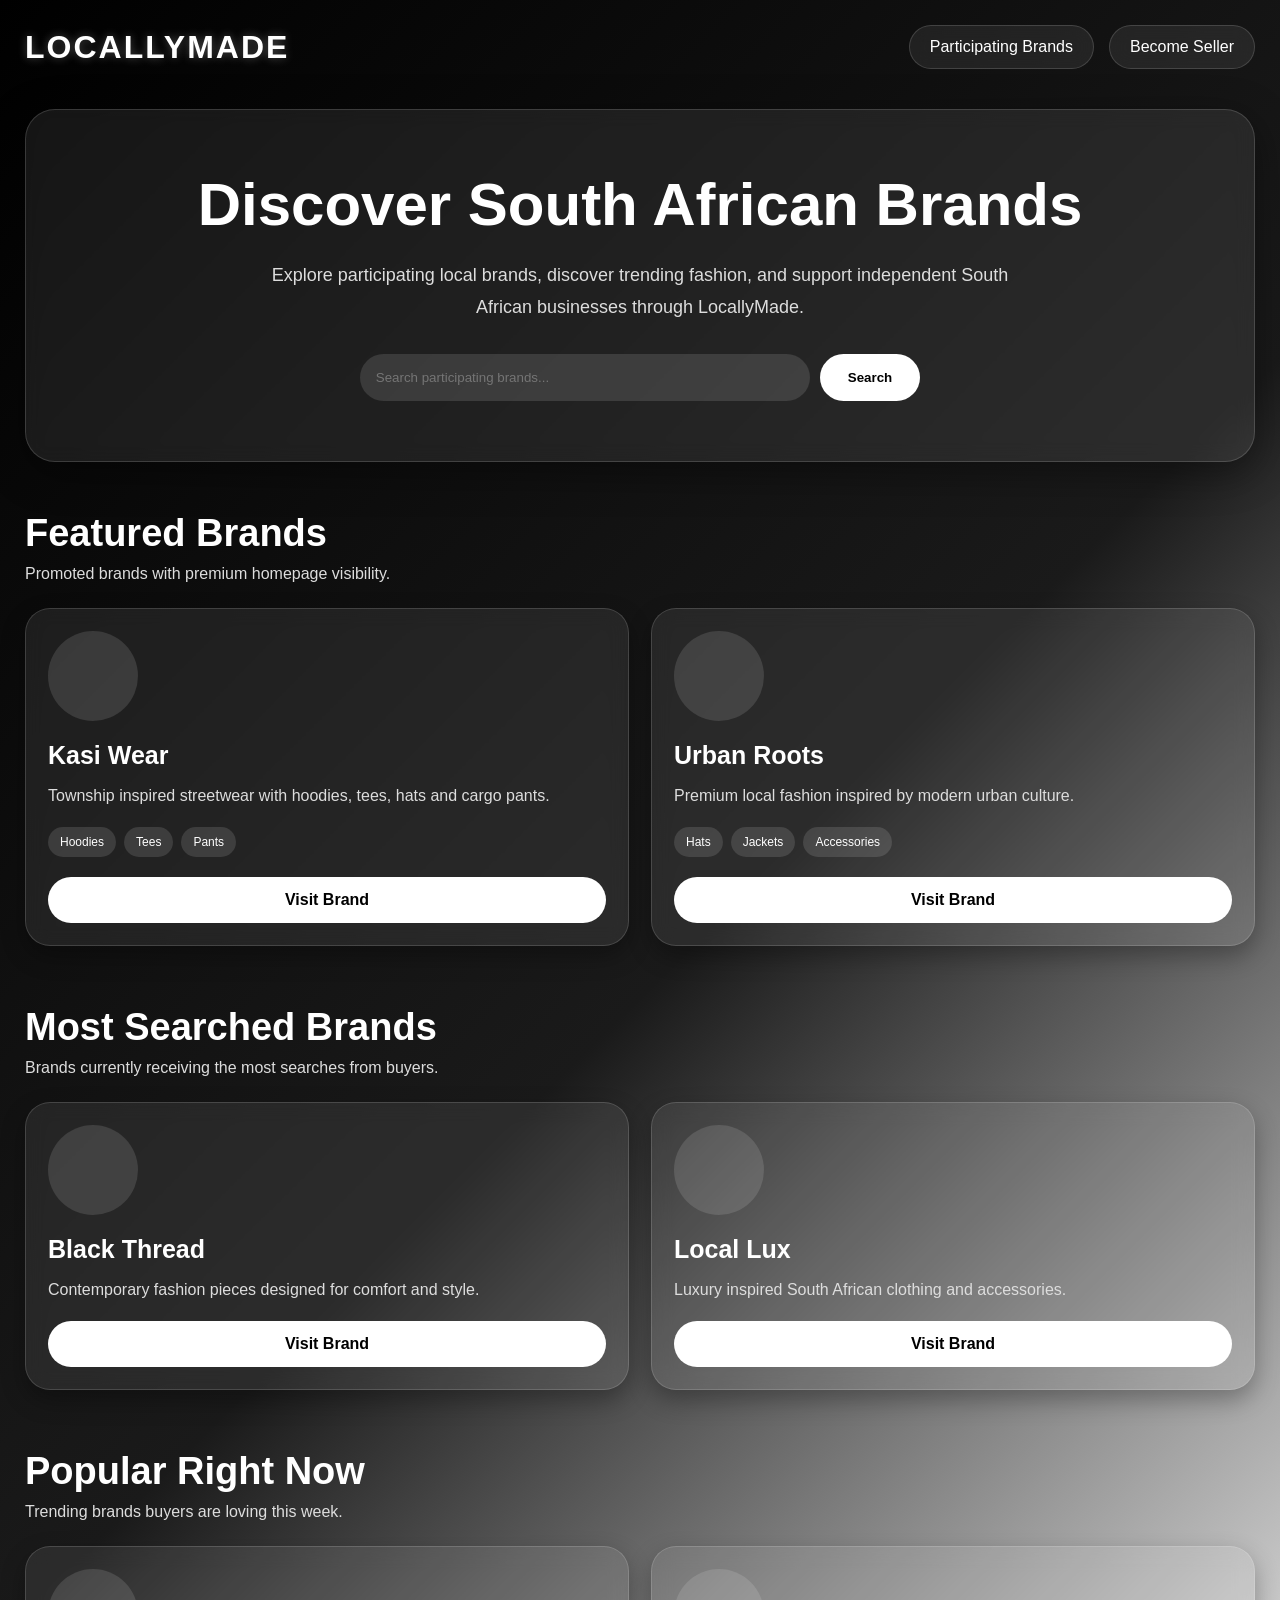
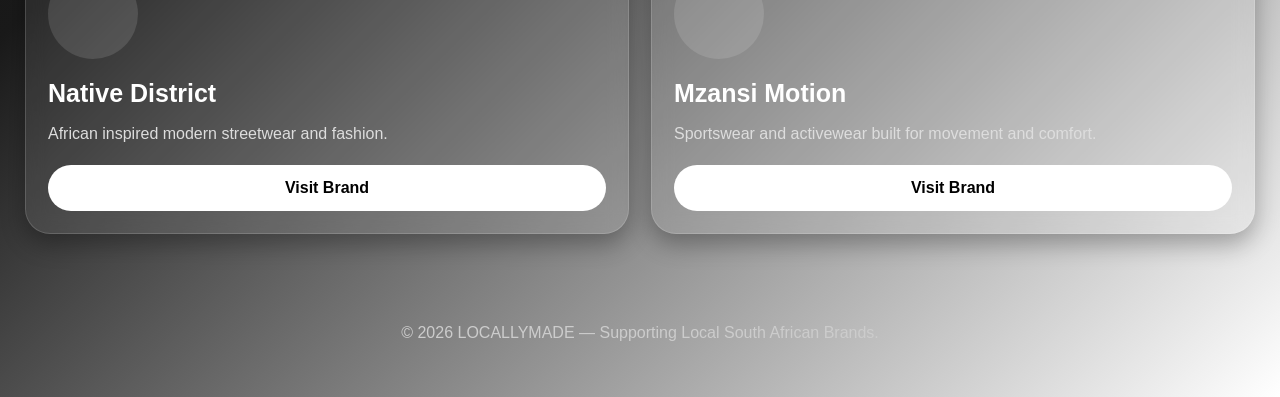
<file: index.html>
<!DOCTYPE html>
<html lang="en">
<head>
  <meta charset="UTF-8" />
  <meta name="viewport" content="width=device-width, initial-scale=1.0"/>
  <title>LOCALLYMADE</title>

  <style>

    *{
      margin:0;
      padding:0;
      box-sizing:border-box;
      font-family:Arial,sans-serif;
    }

    body{
      background:linear-gradient(135deg,#000000,#1a1a1a,#ffffff);
      color:white;
      min-height:100vh;
      overflow-y:auto;
      padding:25px;
    }

    .navbar{
      display:flex;
      justify-content:space-between;
      align-items:center;
      margin-bottom:40px;
      flex-wrap:wrap;
      gap:15px;
    }

    .logo{
      font-size:32px;
      font-weight:bold;
      letter-spacing:2px;
      text-shadow:0 0 10px rgba(255,255,255,0.3);
    }

    .nav-links{
      display:flex;
      gap:15px;
      flex-wrap:wrap;
    }

    .nav-links a{
      text-decoration:none;
      color:white;
      background:rgba(255,255,255,0.08);
      border:1px solid rgba(255,255,255,0.15);
      padding:12px 20px;
      border-radius:30px;
      transition:0.3s;
      backdrop-filter:blur(10px);
    }

    .nav-links a:hover{
      background:rgba(255,255,255,0.15);
      transform:scale(1.05);
    }

    .hero{
      background:rgba(255,255,255,0.08);
      border:1px solid rgba(255,255,255,0.15);
      border-radius:30px;
      padding:60px 30px;
      text-align:center;
      margin-bottom:50px;
      backdrop-filter:blur(10px);
      box-shadow:0 10px 40px rgba(0,0,0,0.4);
    }

    .hero h1{
      font-size:60px;
      margin-bottom:20px;
    }

    .hero p{
      color:#dddddd;
      max-width:750px;
      margin:auto;
      line-height:1.8;
      margin-bottom:30px;
      font-size:18px;
    }

    .search-box{
      display:flex;
      justify-content:center;
      gap:10px;
      flex-wrap:wrap;
    }

    .search-box input{
      width:450px;
      max-width:100%;
      padding:16px;
      border:none;
      border-radius:50px;
      background:rgba(255,255,255,0.12);
      color:white;
      outline:none;
    }

    .search-box button{
      padding:16px 28px;
      border:none;
      border-radius:50px;
      background:white;
      color:black;
      font-weight:bold;
      cursor:pointer;
    }

    .section{
      margin-bottom:60px;
    }

    .section h2{
      font-size:38px;
      margin-bottom:10px;
    }

    .section p{
      color:#dddddd;
      margin-bottom:25px;
    }

    .brands-grid{
      display:grid;
      grid-template-columns:repeat(auto-fit,minmax(250px,1fr));
      gap:22px;
    }

    .brand-card{
      background:rgba(255,255,255,0.08);
      border:1px solid rgba(255,255,255,0.15);
      border-radius:25px;
      padding:22px;
      backdrop-filter:blur(10px);
      transition:0.3s;
      box-shadow:0 10px 25px rgba(0,0,0,0.3);
    }

    .brand-card:hover{
      transform:translateY(-5px);
    }

    .brand-logo{
      width:90px;
      height:90px;
      border-radius:50%;
      background:rgba(255,255,255,0.12);
      margin-bottom:20px;
    }

    .brand-card h3{
      font-size:25px;
      margin-bottom:12px;
    }

    .brand-card p{
      color:#dddddd;
      line-height:1.7;
      margin-bottom:18px;
    }

    .tags{
      display:flex;
      flex-wrap:wrap;
      gap:8px;
      margin-bottom:20px;
    }

    .tag{
      background:rgba(255,255,255,0.12);
      padding:8px 12px;
      border-radius:20px;
      font-size:12px;
    }

    .visit-btn{
      display:block;
      text-align:center;
      text-decoration:none;
      background:white;
      color:black;
      padding:14px;
      border-radius:50px;
      font-weight:bold;
      transition:0.3s;
    }

    .visit-btn:hover{
      transform:scale(1.03);
    }

    .promotion-box{
      background:rgba(255,255,255,0.08);
      border:1px solid rgba(255,255,255,0.15);
      border-radius:30px;
      padding:40px;
      text-align:center;
      backdrop-filter:blur(10px);
    }

    .promotion-box h2{
      font-size:42px;
      margin-bottom:15px;
    }

    .promotion-box p{
      color:#dddddd;
      line-height:1.8;
      margin-bottom:25px;
    }

    .promotion-box a{
      text-decoration:none;
      background:white;
      color:black;
      padding:16px 30px;
      border-radius:50px;
      font-weight:bold;
      display:inline-block;
    }

    footer{
      text-align:center;
      color:#cccccc;
      padding:30px 10px;
      margin-top:50px;
    }

  </style>
</head>

<body>

  <div class="navbar">

    <div class="logo">
      LOCALLYMADE
    </div>

    <div class="nav-links">
      <a href="brands.html">Participating Brands</a>
      <a href="seller.html">Become Seller</a>
    </div>

  </div>

  <div class="hero">

    <h1>Discover South African Brands</h1>

    <p>
      Explore participating local brands, discover trending fashion,
      and support independent South African businesses through LocallyMade.
    </p>

    <div class="search-box">
      <input type="text" placeholder="Search participating brands...">
      <button>Search</button>
    </div>

  </div>

  <!-- FEATURED BRANDS -->

  <div class="section">

    <h2>Featured Brands</h2>

    <p>
      Promoted brands with premium homepage visibility.
    </p>

    <div class="brands-grid">

      <div class="brand-card">

        <div class="brand-logo"></div>

        <h3>Kasi Wear</h3>

        <p>
          Township inspired streetwear with hoodies,
          tees, hats and cargo pants.
        </p>

        <div class="tags">
          <div class="tag">Hoodies</div>
          <div class="tag">Tees</div>
          <div class="tag">Pants</div>
        </div>

        <a href="store.html" class="visit-btn">
          Visit Brand
        </a>

      </div>

      <div class="brand-card">

        <div class="brand-logo"></div>

        <h3>Urban Roots</h3>

        <p>
          Premium local fashion inspired by modern urban culture.
        </p>

        <div class="tags">
          <div class="tag">Hats</div>
          <div class="tag">Jackets</div>
          <div class="tag">Accessories</div>
        </div>

        <a href="store.html" class="visit-btn">
          Visit Brand
        </a>

      </div>

    </div>

  </div>

  <!-- MOST SEARCHED -->

  <div class="section">

    <h2>Most Searched Brands</h2>

    <p>
      Brands currently receiving the most searches from buyers.
    </p>

    <div class="brands-grid">

      <div class="brand-card">

        <div class="brand-logo"></div>

        <h3>Black Thread</h3>

        <p>
          Contemporary fashion pieces designed for comfort and style.
        </p>

        <a href="store.html" class="visit-btn">
          Visit Brand
        </a>

      </div>

      <div class="brand-card">

        <div class="brand-logo"></div>

        <h3>Local Lux</h3>

        <p>
          Luxury inspired South African clothing and accessories.
        </p>

        <a href="store.html" class="visit-btn">
          Visit Brand
        </a>

      </div>

    </div>

  </div>

  <!-- POPULAR -->

  <div class="section">

    <h2>Popular Right Now</h2>

    <p>
      Trending brands buyers are loving this week.
    </p>

    <div class="brands-grid">

      <div class="brand-card">

        <div class="brand-logo"></div>

        <h3>Native District</h3>

        <p>
          African inspired modern streetwear and fashion.
        </p>

        <a href="store.html" class="visit-btn">
          Visit Brand
        </a>

      </div>

      <div class="brand-card">

        <div class="brand-logo"></div>

        <h3>Mzansi Motion</h3>

        <p>
          Sportswear and activewear built for movement and comfort.
        </p>

        <a href="store.html" class="visit-btn">
          Visit Brand
        </a>

      </div>

    </div>

  </div>

 
  <footer>
    © 2026 LOCALLYMADE — Supporting Local South African Brands.
  </footer>

</body>
</html>
</file>
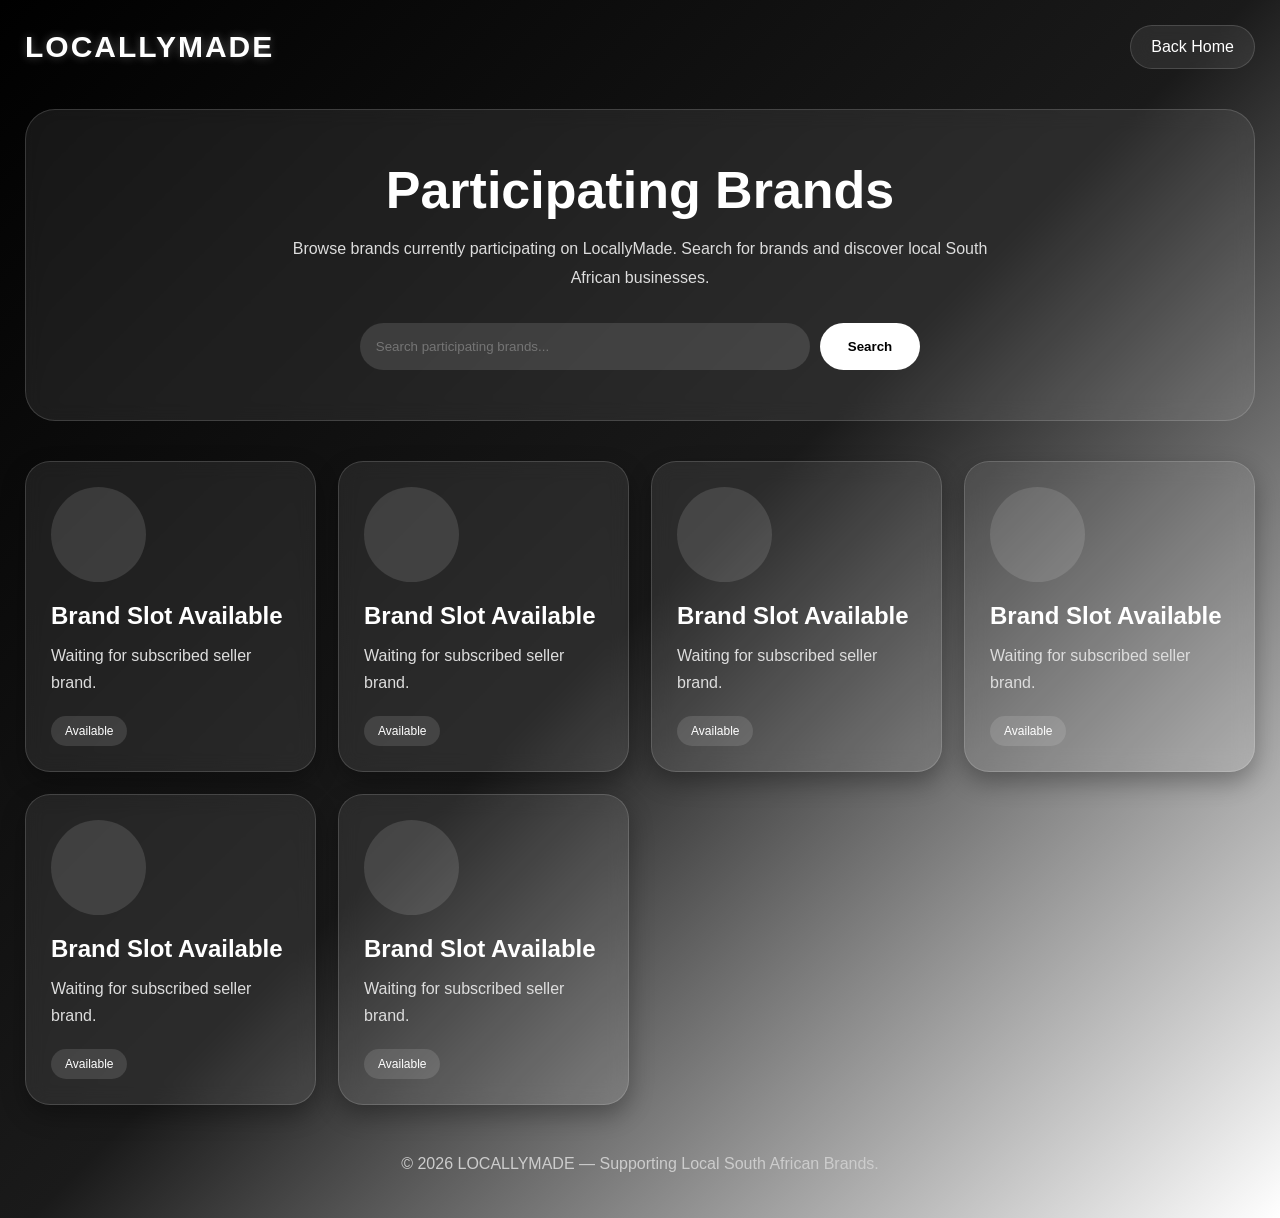
<file: brands.html>
<!DOCTYPE html>
<html lang="en">
<head>
  <meta charset="UTF-8">
  <meta name="viewport" content="width=device-width, initial-scale=1.0">

  <title>Participating Brands - LOCALLYMADE</title>

  <style>

    *{
      margin:0;
      padding:0;
      box-sizing:border-box;
      font-family:Arial,sans-serif;
    }

    body{
      background:linear-gradient(135deg,#000000,#1a1a1a,#ffffff);
      color:white;
      min-height:100vh;
      overflow-y:auto;
      padding:25px;
    }

    .topbar{
      display:flex;
      justify-content:space-between;
      align-items:center;
      margin-bottom:40px;
      flex-wrap:wrap;
      gap:15px;
    }

    .logo{
      font-size:30px;
      font-weight:bold;
      letter-spacing:2px;
      text-shadow:0 0 10px rgba(255,255,255,0.3);
    }

    .back-btn{
      text-decoration:none;
      color:white;
      background:rgba(255,255,255,0.08);
      border:1px solid rgba(255,255,255,0.15);
      padding:12px 20px;
      border-radius:30px;
      transition:0.3s;
      backdrop-filter:blur(10px);
    }

    .back-btn:hover{
      background:rgba(255,255,255,0.15);
      transform:scale(1.05);
    }

    .hero{
      background:rgba(255,255,255,0.08);
      border:1px solid rgba(255,255,255,0.15);
      border-radius:30px;
      padding:50px 30px;
      margin-bottom:40px;
      text-align:center;
      backdrop-filter:blur(10px);
    }

    .hero h1{
      font-size:52px;
      margin-bottom:15px;
    }

    .hero p{
      color:#dddddd;
      line-height:1.8;
      max-width:700px;
      margin:auto;
      margin-bottom:30px;
    }

    .search-box{
      display:flex;
      gap:10px;
      justify-content:center;
      flex-wrap:wrap;
    }

    .search-box input{
      width:450px;
      max-width:100%;
      padding:16px;
      border:none;
      border-radius:50px;
      background:rgba(255,255,255,0.12);
      color:white;
      outline:none;
    }

    .search-box button{
      padding:16px 28px;
      border:none;
      border-radius:50px;
      background:white;
      color:black;
      font-weight:bold;
      cursor:pointer;
    }

    .brands-grid{
      display:grid;
      grid-template-columns:repeat(auto-fit,minmax(250px,1fr));
      gap:22px;
    }

    .brand-card{
      background:rgba(255,255,255,0.08);
      border:1px solid rgba(255,255,255,0.15);
      border-radius:25px;
      padding:25px;
      backdrop-filter:blur(10px);
      transition:0.3s;
      box-shadow:0 10px 25px rgba(0,0,0,0.3);
    }

    .brand-card:hover{
      transform:translateY(-5px);
    }

    .brand-logo{
      width:95px;
      height:95px;
      border-radius:50%;
      background:rgba(255,255,255,0.12);
      margin-bottom:20px;
    }

    .brand-card h3{
      font-size:24px;
      margin-bottom:12px;
    }

    .brand-card p{
      color:#dddddd;
      line-height:1.7;
      margin-bottom:20px;
    }

    .tag{
      display:inline-block;
      background:rgba(255,255,255,0.12);
      padding:8px 14px;
      border-radius:20px;
      font-size:12px;
    }

    footer{
      text-align:center;
      color:#cccccc;
      padding-top:50px;
      padding-bottom:20px;
    }

  </style>
</head>

<body>

  <div class="topbar">

    <div class="logo">
      LOCALLYMADE
    </div>

    <a href="index.html" class="back-btn">
      Back Home
    </a>

  </div>

  <div class="hero">

    <h1>Participating Brands</h1>

    <p>
      Browse brands currently participating on LocallyMade.
      Search for brands and discover local South African businesses.
    </p>

    <div class="search-box">

      <input
        type="text"
        id="searchInput"
        placeholder="Search participating brands..."
      >

      <button onclick="searchBrands()">
        Search
      </button>

    </div>

  </div>

  <!-- BRANDS GRID -->

  <div class="brands-grid" id="brandsGrid">

    <!-- SLOT 1 -->

    <div class="brand-card brand-item">

      <div class="brand-logo"></div>

      <h3>Brand Slot Available</h3>

      <p>
        Waiting for subscribed seller brand.
      </p>

      <div class="tag">
        Available
      </div>

    </div>

    <!-- SLOT 2 -->

    <div class="brand-card brand-item">

      <div class="brand-logo"></div>

      <h3>Brand Slot Available</h3>

      <p>
        Waiting for subscribed seller brand.
      </p>

      <div class="tag">
        Available
      </div>

    </div>

    <!-- SLOT 3 -->

    <div class="brand-card brand-item">

      <div class="brand-logo"></div>

      <h3>Brand Slot Available</h3>

      <p>
        Waiting for subscribed seller brand.
      </p>

      <div class="tag">
        Available
      </div>

    </div>

    <!-- SLOT 4 -->

    <div class="brand-card brand-item">

      <div class="brand-logo"></div>

      <h3>Brand Slot Available</h3>

      <p>
        Waiting for subscribed seller brand.
      </p>

      <div class="tag">
        Available
      </div>

    </div>

    <!-- SLOT 5 -->

    <div class="brand-card brand-item">

      <div class="brand-logo"></div>

      <h3>Brand Slot Available</h3>

      <p>
        Waiting for subscribed seller brand.
      </p>

      <div class="tag">
        Available
      </div>

    </div>

    <!-- SLOT 6 -->

    <div class="brand-card brand-item">

      <div class="brand-logo"></div>

      <h3>Brand Slot Available</h3>

      <p>
        Waiting for subscribed seller brand.
      </p>

      <div class="tag">
        Available
      </div>

    </div>

  </div>

  <footer>
    © 2026 LOCALLYMADE — Supporting Local South African Brands.
  </footer>

  <script>

    function searchBrands(){

      let input =
      document.getElementById("searchInput")
      .value
      .toLowerCase();

      let brands =
      document.querySelectorAll(".brand-item");

      brands.forEach(function(brand){

        let name =
        brand.querySelector("h3")
        .innerText
        .toLowerCase();

        if(name.includes(input)){
          brand.style.display = "block";
        }

        else{
          brand.style.display = "none";
        }

      });

    }

  </script>

</body>
</html>
</file>
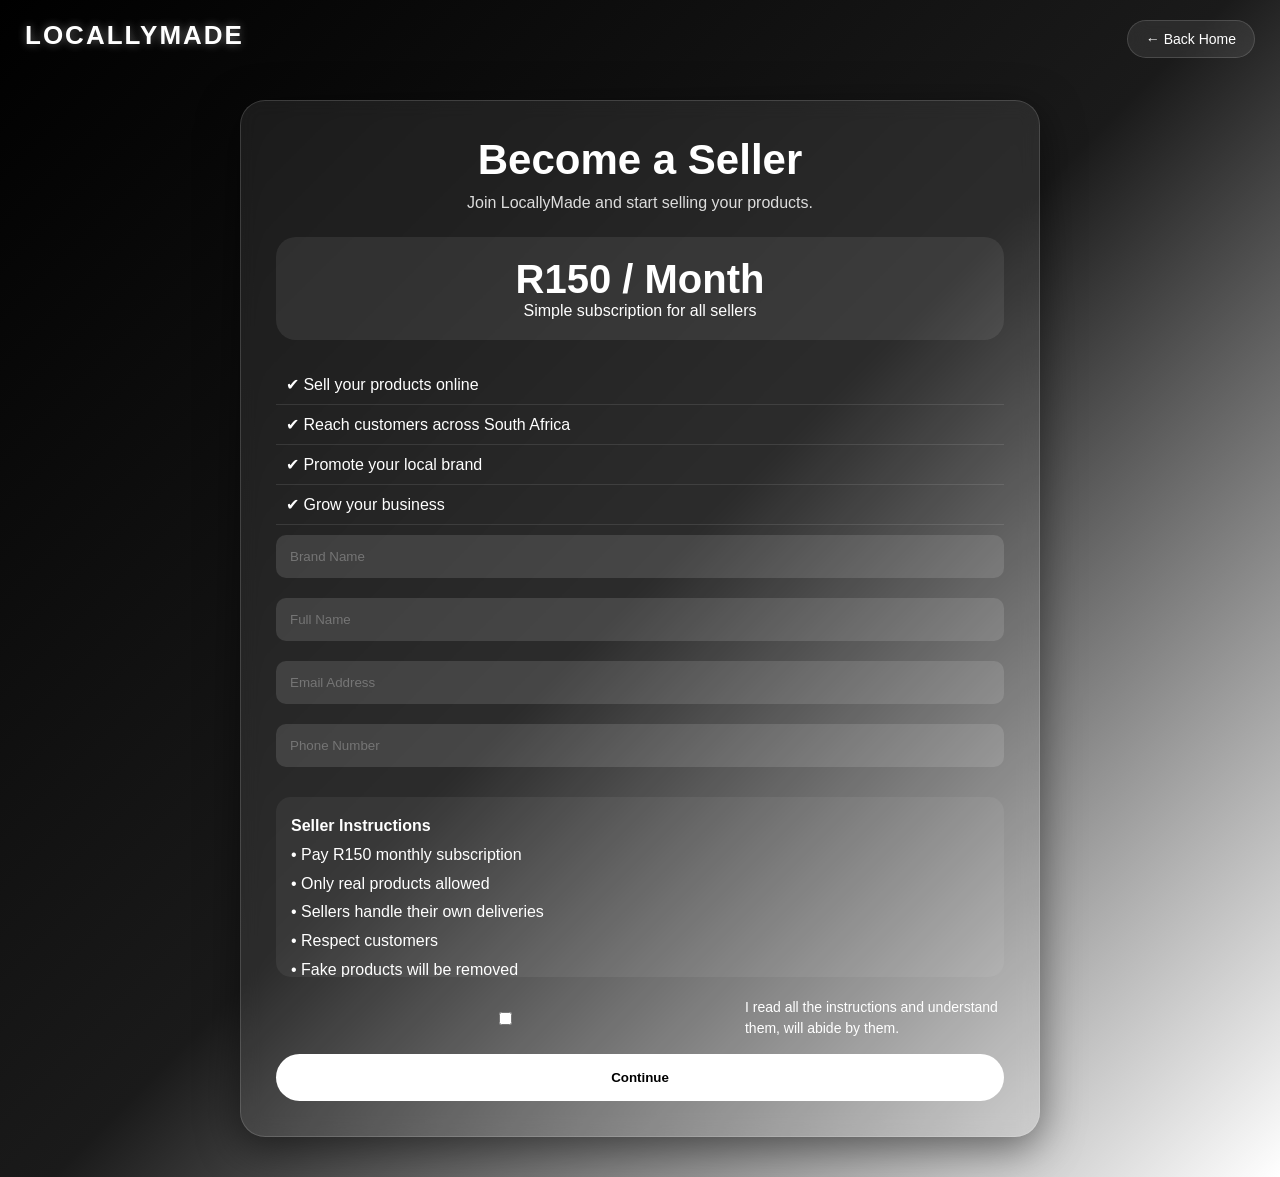
<file: seller.html>
<!DOCTYPE html>
<html lang="en">
<head>
  <meta charset="UTF-8" />
  <meta name="viewport" content="width=device-width, initial-scale=1.0"/>
  <title>Become a Seller - LocallyMade</title>

  <style>
    *{
      margin:0;
      padding:0;
      box-sizing:border-box;
      font-family:Arial,sans-serif;
    }

    body{
      min-height:100vh;
      background:linear-gradient(135deg,#000000,#1a1a1a,#ffffff);
      color:white;
      overflow-y:auto;
      display:flex;
      justify-content:center;
      padding:40px 20px;
    }

    .logo{
      position:fixed;
      top:20px;
      left:25px;
      font-size:26px;
      font-weight:bold;
      letter-spacing:2px;
      text-shadow:0 0 10px rgba(255,255,255,0.4);
      z-index:1000;
    }

    .back-home{
      position:fixed;
      top:20px;
      right:25px;
      color:white;
      text-decoration:none;
      font-size:14px;
      background:rgba(255,255,255,0.08);
      padding:10px 18px;
      border-radius:30px;
      border:1px solid rgba(255,255,255,0.15);
      backdrop-filter:blur(10px);
      transition:0.3s;
    }

    .back-home:hover{
      background:rgba(255,255,255,0.15);
      transform:scale(1.05);
    }

    .card{
      width:100%;
      max-width:800px;
      background:rgba(255,255,255,0.08);
      border:1px solid rgba(255,255,255,0.15);
      backdrop-filter:blur(10px);
      border-radius:25px;
      padding:35px;
      box-shadow:0 10px 40px rgba(0,0,0,0.5);
      margin-top:60px;
    }

    h1{
      text-align:center;
      font-size:42px;
      margin-bottom:10px;
    }

    .subtitle{
      text-align:center;
      color:#ddd;
      margin-bottom:25px;
    }

    .price-box{
      text-align:center;
      padding:20px;
      border-radius:20px;
      background:rgba(255,255,255,0.08);
      margin-bottom:25px;
    }

    .price{
      font-size:40px;
      font-weight:bold;
    }

    .features p{
      padding:10px;
      border-bottom:1px solid rgba(255,255,255,0.1);
    }

    .scroll-box{
      max-height:180px;
      overflow-y:auto;
      padding:15px;
      background:rgba(255,255,255,0.06);
      border-radius:15px;
      margin:20px 0;
      line-height:1.8;
    }

    input{
      width:100%;
      padding:14px;
      margin-top:10px;
      margin-bottom:10px;
      border-radius:10px;
      border:none;
      background:rgba(255,255,255,0.12);
      color:white;
    }

    button{
      width:100%;
      padding:16px;
      border:none;
      border-radius:50px;
      font-weight:bold;
      cursor:pointer;
      background:white;
      color:black;
      transition:0.3s;
      margin-top:15px;
    }

    button:hover{
      transform:scale(1.03);
    }

    .payment{
      display:none;
      margin-top:25px;
      padding:25px;
      border-radius:20px;
      background:rgba(255,255,255,0.08);
    }

    label{
      display:flex;
      gap:10px;
      align-items:center;
      margin-top:10px;
      font-size:14px;
      line-height:1.5;
    }

    .pay-btn{
      display:block;
      text-align:center;
      text-decoration:none;
      width:100%;
      padding:16px;
      border-radius:50px;
      font-weight:bold;
      margin-top:15px;
      transition:0.3s;
    }

    .payfast{
      background:white;
      color:black;
    }

    .yoco{
      border:2px solid white;
      color:white;
    }

    .pay-btn:hover{
      transform:scale(1.03);
    }
  </style>
</head>

<body>

  <div class="logo">LOCALLYMADE</div>

  <a href="index.html" class="back-home">← Back Home</a>

  <div class="card">

    <h1>Become a Seller</h1>

    <p class="subtitle">
      Join LocallyMade and start selling your products.
    </p>

    <div class="price-box">
      <div class="price">R150 / Month</div>
      <p>Simple subscription for all sellers</p>
    </div>

    <div class="features">
      <p>✔ Sell your products online</p>
      <p>✔ Reach customers across South Africa</p>
      <p>✔ Promote your local brand</p>
      <p>✔ Grow your business</p>
    </div>

    <form id="sellerForm">

      <input type="text" placeholder="Brand Name" required>

      <input type="text" placeholder="Full Name" required>

      <input type="email" placeholder="Email Address" required>

      <input type="tel" placeholder="Phone Number" required>

      <div class="scroll-box">
        <p><b>Seller Instructions</b></p>

        <p>• Pay R150 monthly subscription</p>
        <p>• Only real products allowed</p>
        <p>• Sellers handle their own deliveries</p>
        <p>• Respect customers</p>
        <p>• Fake products will be removed</p>
        <p>• Keep product information updated</p>
        <p>• Follow LocallyMade marketplace rules</p>
      </div>

      <label>
        <input type="checkbox" id="agreeBox">
        I read all the instructions and understand them, will abide by them.
      </label>

      <button type="submit">
        Continue
      </button>

    </form>

    <div class="payment" id="paymentSection">

      <h2 style="margin-bottom:10px;">
        Complete Seller Payment
      </h2>

      <p style="color:#ddd; margin-bottom:20px;">
        Choose your secure payment method below.
      </p>

      <!-- PAYFAST -->
      <form action="https://www.payfast.co.za/eng/process" method="post">

        <input type="hidden" name="merchant_id" value="YOUR_MERCHANT_ID">

        <input type="hidden" name="merchant_key" value="YOUR_MERCHANT_KEY">

        <input type="hidden" name="amount" value="150">

        <input type="hidden" name="item_name" value="LocallyMade Seller Subscription">

        <button type="submit">
          Pay R150 with PayFast
        </button>

      </form>

      <!-- YOCO -->
      <a href="https://www.yoco.com"
         target="_blank"
         class="pay-btn yoco">
         Pay with Yoco
      </a>

      <p style="margin-top:15px; font-size:12px; color:#ccc; text-align:center;">
        Secure payment handled by PayFast or Yoco.
      </p>

    </div>

  </div>

  <script>
    const sellerForm = document.getElementById('sellerForm');
    const agreeBox = document.getElementById('agreeBox');
    const paymentSection = document.getElementById('paymentSection');

    sellerForm.addEventListener('submit', function(e) {

      e.preventDefault();

      if(!agreeBox.checked){
        alert('Please agree to the rules first.');
        return;
      }

      paymentSection.style.display = 'block';

      paymentSection.scrollIntoView({
        behavior:'smooth'
      });

    });
  </script>

</body>
</html>
</file>
